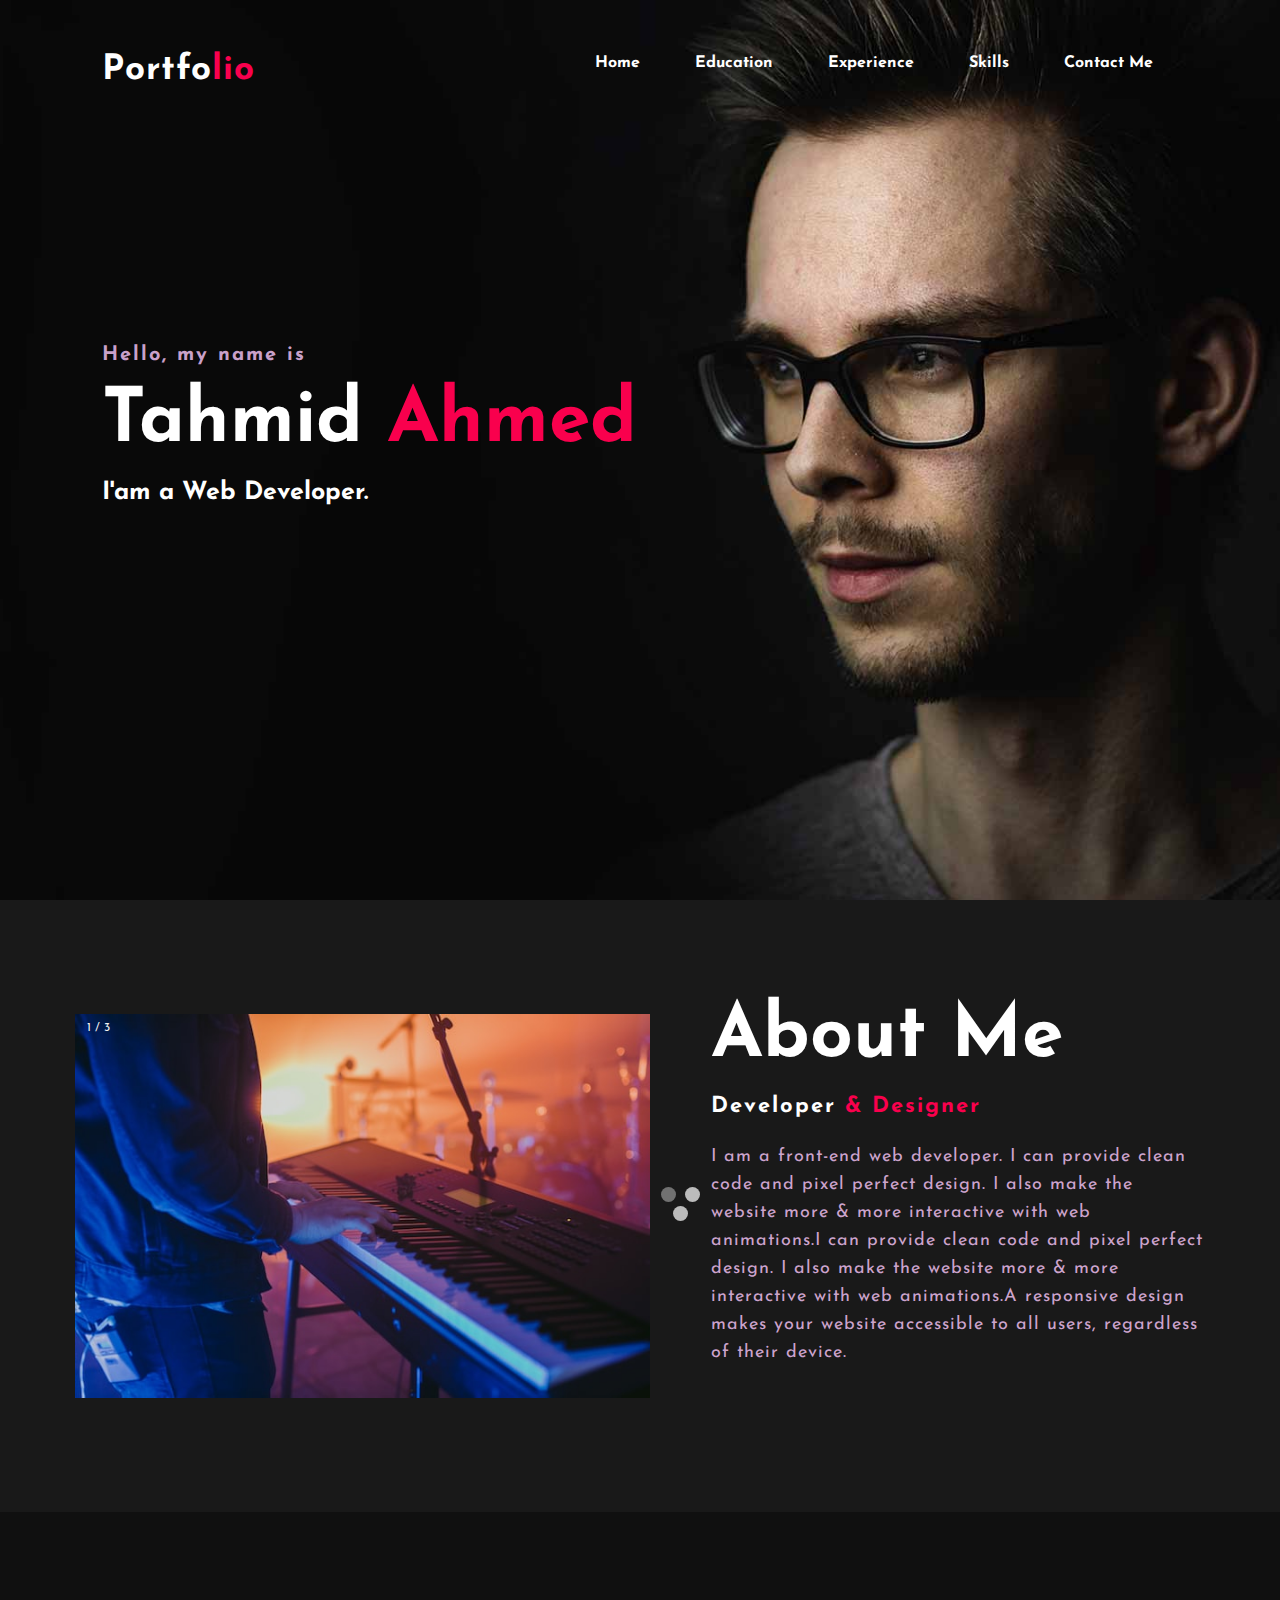
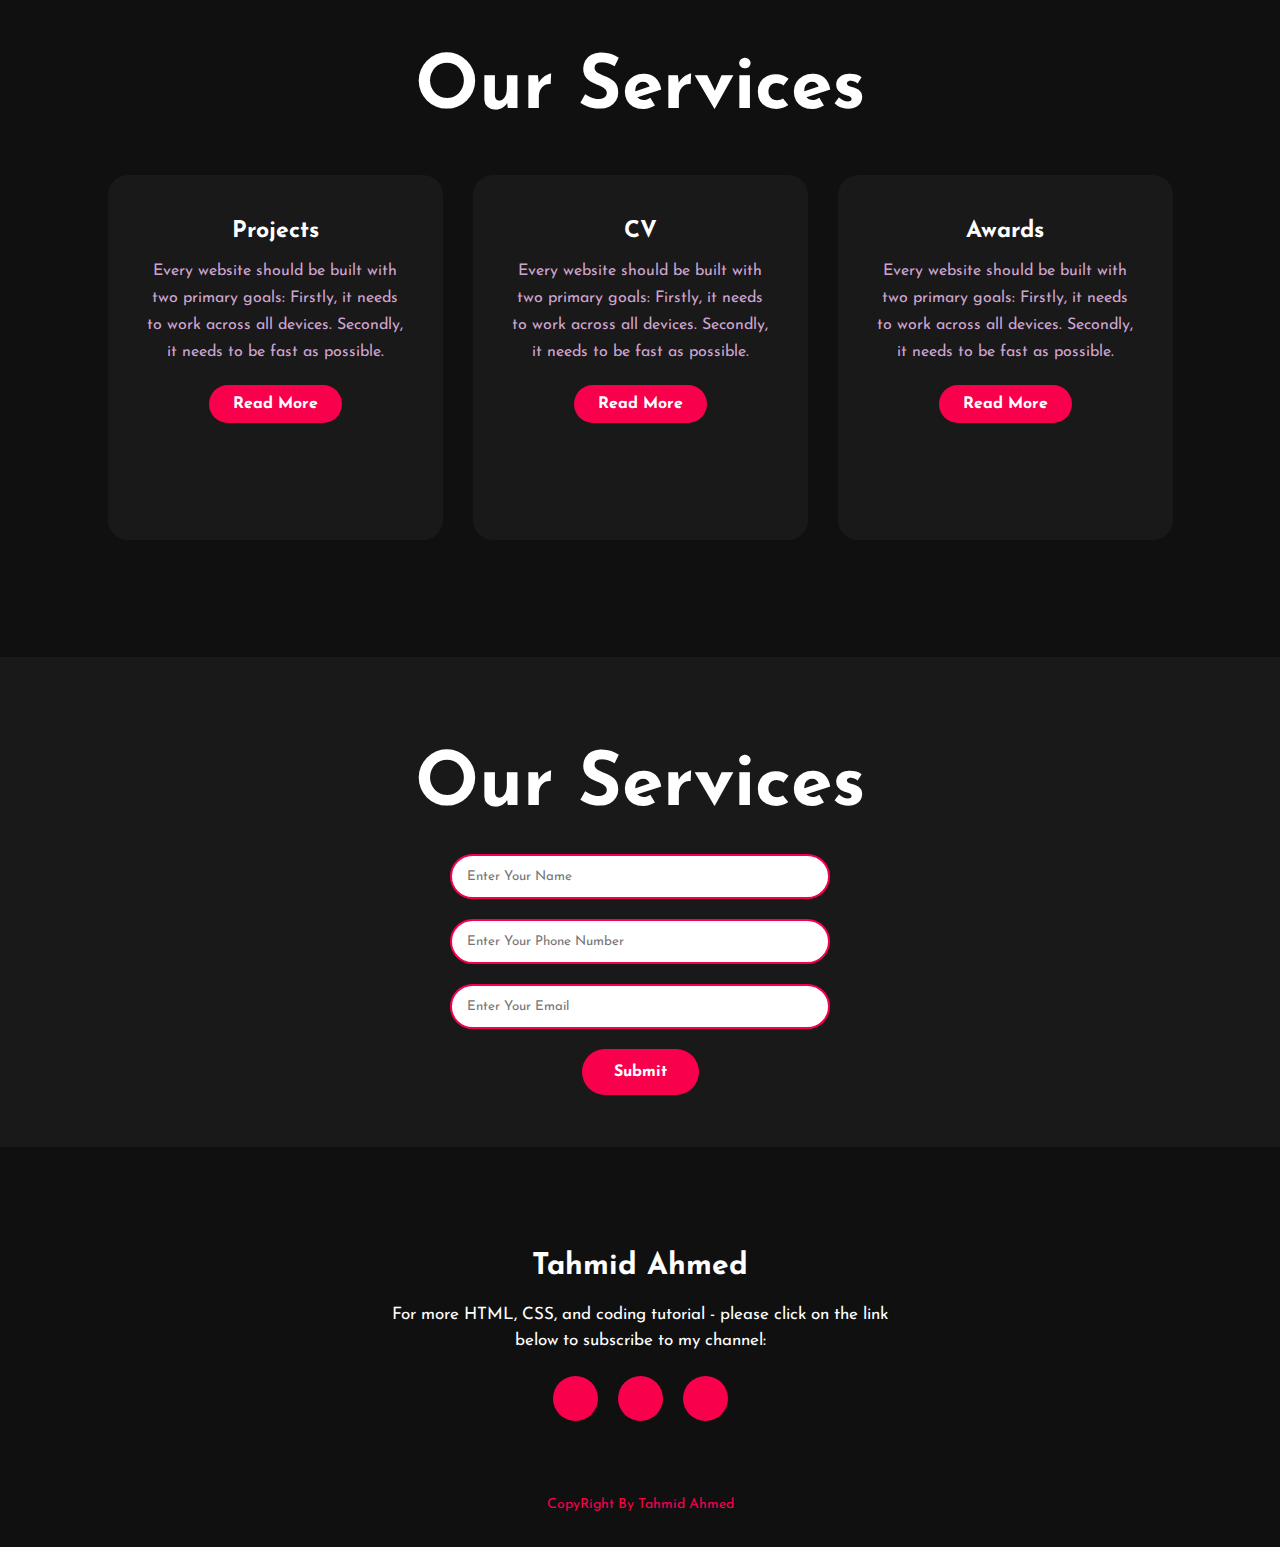
<file: roy/index.html>
<!DOCTYPE html>
<html>
<head>
	<title>Portfolio website</title>
	<link rel="stylesheet" type="text/css" href="css/style.css">

	<link rel="preconnect" href="https://fonts.gstatic.com">
  <link href="https://fonts.googleapis.com/css2?family=Josefin+Sans:ital,wght@0,100;0,200;0,300;0,400;0,500;0,600;0,700;1,100;1,200;1,300;1,400;1,500;1,600;1,700&display=swap" rel="stylesheet">

  <link rel="stylesheet" href="https://cdnjs.cloudflare.com/ajax/libs/font-awesome/5.15.3/css/all.min.css" integrity="sha512-iBBXm8fW90+nuLcSKlbmrPcLa0OT92xO1BIsZ+ywDWZCvqsWgccV3gFoRBv0z+8dLJgyAHIhR35VZc2oM/gI1w==" crossorigin="anonymous" referrerpolicy="no-referrer" />

</head>
<body>
	<!----hero Section start---->

	<div class="hero">
		<nav>
			<h2 class="logo">Portfo<span>lio</span></h2>
			<ul class="lll">
				<li><a href="index.html">Home</a></li>
				<li><a href="edu.html">Education</a></li>
				<li><a href="exp.html">Experience</a></li>
				<li><a href="skill.html">Skills</a></li>
				<li><a href="#niche">Contact me</a></li>
			</ul>
			
		</nav>

		<div class="content">
			<h4>Hello, my name is</h4>
			<h1>Tahmid <span>Ahmed</span></h1>
			<h3>I'am a Web Developer.</h3>
			<!-- <div class="newslatter">
				<form>
					<input type="email" name="email" id="mail" placeholder="Enter Your Email">
					<input type="submit" name="submit" value="Lets Start">
				</form>
			</div> -->
		</div>
	</div>

	<!----About section start---->
	<section class="about">
		<div class="main">

			<div class="slideshow-container">

				<div class="mySlides fade">
				  <div class="numbertext">1 / 3</div>
				  <img src="img/im.jpg" style="width:100%">
				  <!-- <div class="text">Caption Text</div> -->
				</div>
				
				<div class="mySlides fade">
				  <div class="numbertext">2 / 3</div>
				  <img src="img/im2.jpg" style="width:100%">
				  <!-- <div class="text">Caption Two</div> -->
				</div>
				
				<div class="mySlides fade">
				  <div class="numbertext">3 / 3</div>
				  <img src="img/im3.jpg" style="width:100%">
				  <!-- <div class="text">Caption Three</div> -->
				</div>
				
				</div>
				<br>
				
				<div style="text-align:center">
				  <span class="dot"></span> 
				  <span class="dot"></span> 
				  <span class="dot"></span> 
				</div>


			<!-- <img src="img/main-img.png"> -->
			<div class="about-text">
				<h2>About Me</h2>
				<h5>Developer <span>& Designer</span></h5>
				<p>I am a front-end web developer. I can provide clean code and pixel perfect design. I also make the website more & more interactive with web animations.I can provide clean code and pixel perfect design. I also make the website more & more interactive with web animations.A responsive design makes your website accessible to all users, regardless of their device.</p>
				</div>
		</div>
	</section>

	<!-----service section start----------->
	<div class="service">
		<div class="title">
			<h2>Our Services</h2>
		</div>

		<div class="box">
			<div class="card">
				<i class="fas fa-bars"></a></i>
				<h5>Projects</h5>
				<div class="pra">
					<p>Every website should be built with two primary goals: Firstly, it needs to work across all devices. Secondly, it needs to be fast as possible.</p>

					<p style="text-align: center;">
						<a class="button" href="pro.html">Read More</a>
					</p>
				</div>
			</div>

			<div class="card">
				<i class="far fa-user"></i>
				<h5>CV</h5>
				<div class="pra">
					<p>Every website should be built with two primary goals: Firstly, it needs to work across all devices. Secondly, it needs to be fast as possible.</p>

					<p style="text-align: center;">
						<a class="button" href="cv.html">Read More</a>
					</p>
				</div>
			</div>

			<div class="card">
				<i class="far fa-bell"></i>
				<h5>Awards</h5>
				<div class="pra">
					<p>Every website should be built with two primary goals: Firstly, it needs to work across all devices. Secondly, it needs to be fast as possible.</p>

					<p style="text-align: center;">
						<a class="button" href="awards.html">Read More</a>
					</p>
				</div>
			</div>
		</div>
	</div>

	<!------Contact Me------>
	<div class="contact-me">
		<div class="title">
			<h2>Our Services</h2>
		</div>
		<div class="newslatter">
			<form>
				<input type="text" name="text"  placeholder="Enter Your Name">
				<!-- <input type="submit" name="submit" value=""> -->
			</form>
		</div>

		<div class="newslatter">
			<form>
				<input type="text" name="text" placeholder="Enter Your Phone Number">
				<!-- <input type="submit" name="submit" value=""> -->
			</form>
		</div>

		<div class="newslatter">
			<form>
				<input type="email" name="email" id="mail"  placeholder="Enter Your Email">
				<!-- <input type="submit" name="submit" value=""> -->
			</form>
		</div>

		
			<a class="button-two" href="#">Submit</a>
		
	</div>

	<!------footer start--------->
	<footer id="niche">
		<p>Tahmid Ahmed</p>
		<p>For more HTML, CSS, and coding tutorial - please click on the link below to subscribe to my channel:</p>
		<div class="social">
			<a href="#"><i class="fab fa-facebook-f"></i></a>
			<a href="#"><i class="fab fa-instagram"></i></a>
			<a href="#"><i class="fab fa-dribbble"></i></a>
		</div>
		<p class="end">CopyRight By Tahmid Ahmed</p>
	</footer>

	<script>
		let slideIndex = 0;
		showSlides();
		
		function showSlides() {
		  let i;
		  let slides = document.getElementsByClassName("mySlides");
		  let dots = document.getElementsByClassName("dot");
		  for (i = 0; i < slides.length; i++) {
			slides[i].style.display = "none";  
		  }
		  slideIndex++;
		  if (slideIndex > slides.length) {slideIndex = 1}    
		  for (i = 0; i < dots.length; i++) {
			dots[i].className = dots[i].className.replace(" active", "");
		  }
		  slides[slideIndex-1].style.display = "block";  
		  dots[slideIndex-1].className += " active";
		  setTimeout(showSlides, 2000); // Change image every 2 seconds
		}
		</script>
</body>
</html>
</file>
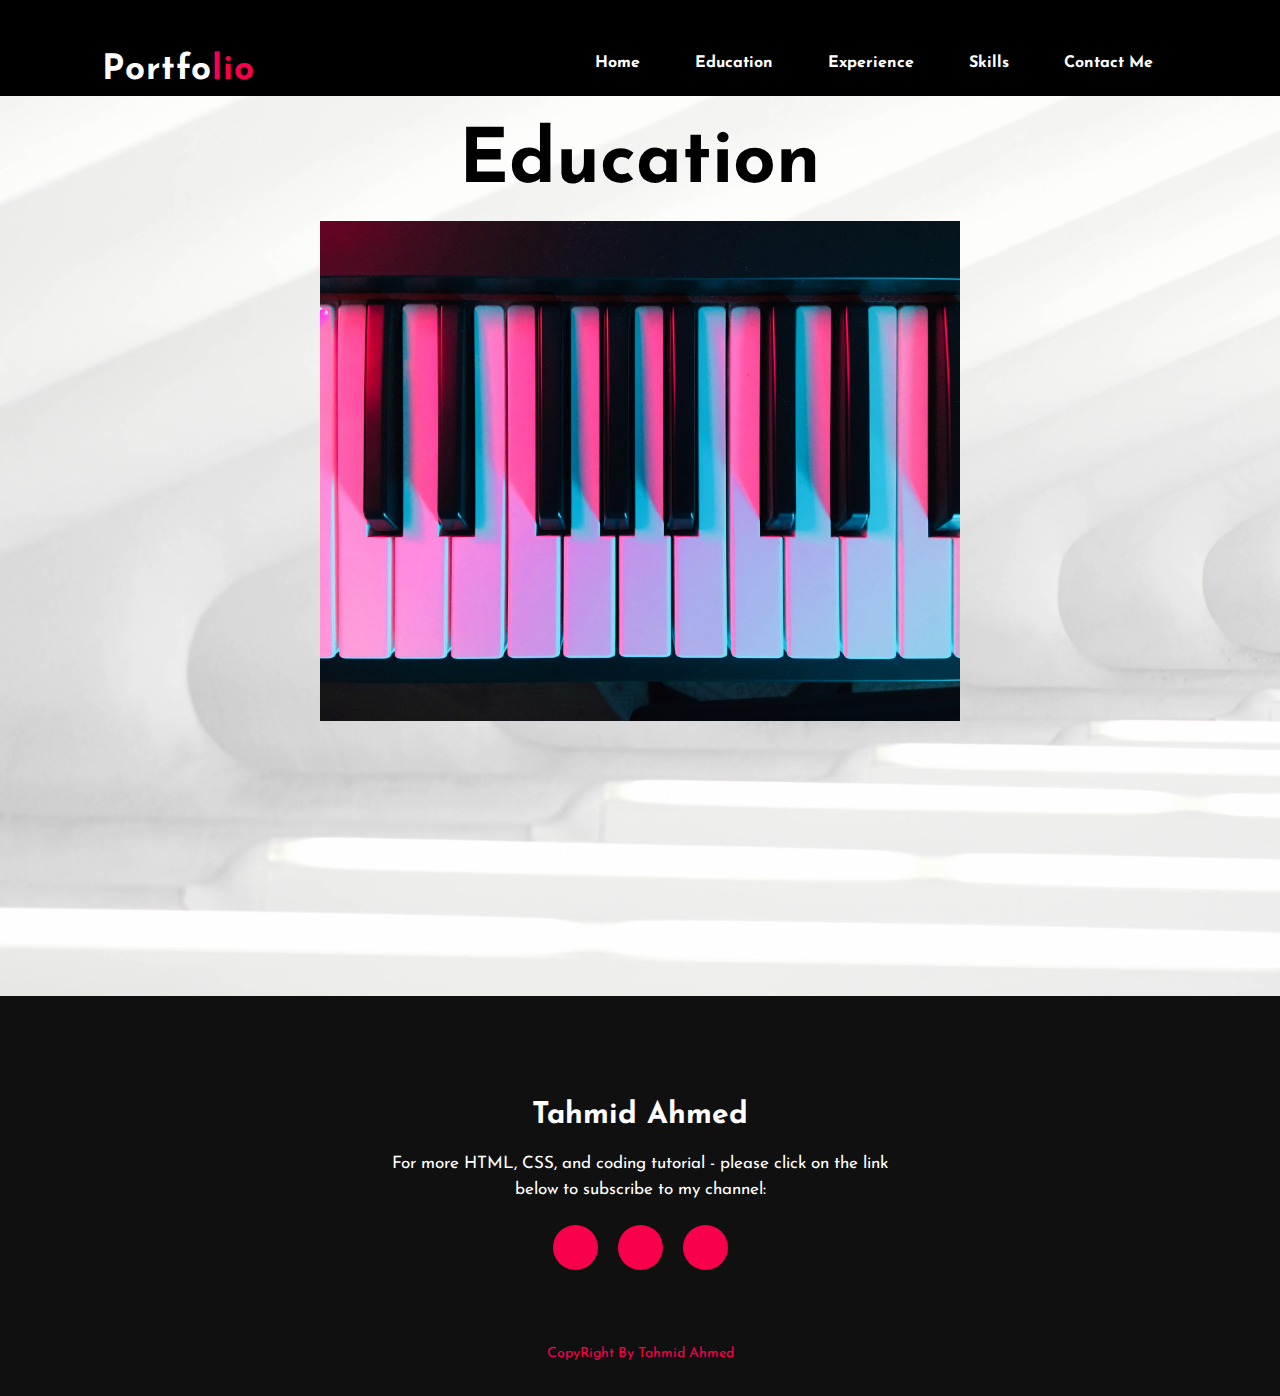
<file: roy/awards.html>
<!DOCTYPE html>
<html>
<head>
	<title>Portfolio website</title>
	<link rel="stylesheet" type="text/css" href="css/style.css">

	<link rel="preconnect" href="https://fonts.gstatic.com">
  <link href="https://fonts.googleapis.com/css2?family=Josefin+Sans:ital,wght@0,100;0,200;0,300;0,400;0,500;0,600;0,700;1,100;1,200;1,300;1,400;1,500;1,600;1,700&display=swap" rel="stylesheet">

  <link rel="stylesheet" href="https://cdnjs.cloudflare.com/ajax/libs/font-awesome/5.15.3/css/all.min.css" integrity="sha512-iBBXm8fW90+nuLcSKlbmrPcLa0OT92xO1BIsZ+ywDWZCvqsWgccV3gFoRBv0z+8dLJgyAHIhR35VZc2oM/gI1w==" crossorigin="anonymous" referrerpolicy="no-referrer" />

</head>
<body>
	<!----hero Section start---->

	<div class="ppp">
		<nav>
			<h2 class="logo">Portfo<span>lio</span></h2>
			<ul class="lll">
				<li><a href="index.html">Home</a></li>
				<li><a href="edu.html">Education</a></li>
				<li><a href="exp.html">Experience</a></li>
				<li><a href="skill.html">Skills</a></li>
				<li><a href="#niche">Contact me</a></li>
			</ul>
			
		</nav>

        <div class="hjh">
            <h1 class="jjj">Education</h1>
            <img src="img/tt.jpg" alt="" class="center">
        </div>

        <footer id="niche">
            <p>Tahmid Ahmed</p>
            <p>For more HTML, CSS, and coding tutorial - please click on the link below to subscribe to my channel:</p>
            <div class="social">
                <a href="#"><i class="fab fa-facebook-f"></i></a>
                <a href="#"><i class="fab fa-instagram"></i></a>
                <a href="#"><i class="fab fa-dribbble"></i></a>
            </div>
            <p class="end">CopyRight By Tahmid Ahmed</p>
        </footer>
    </body>
    </html>
</file>
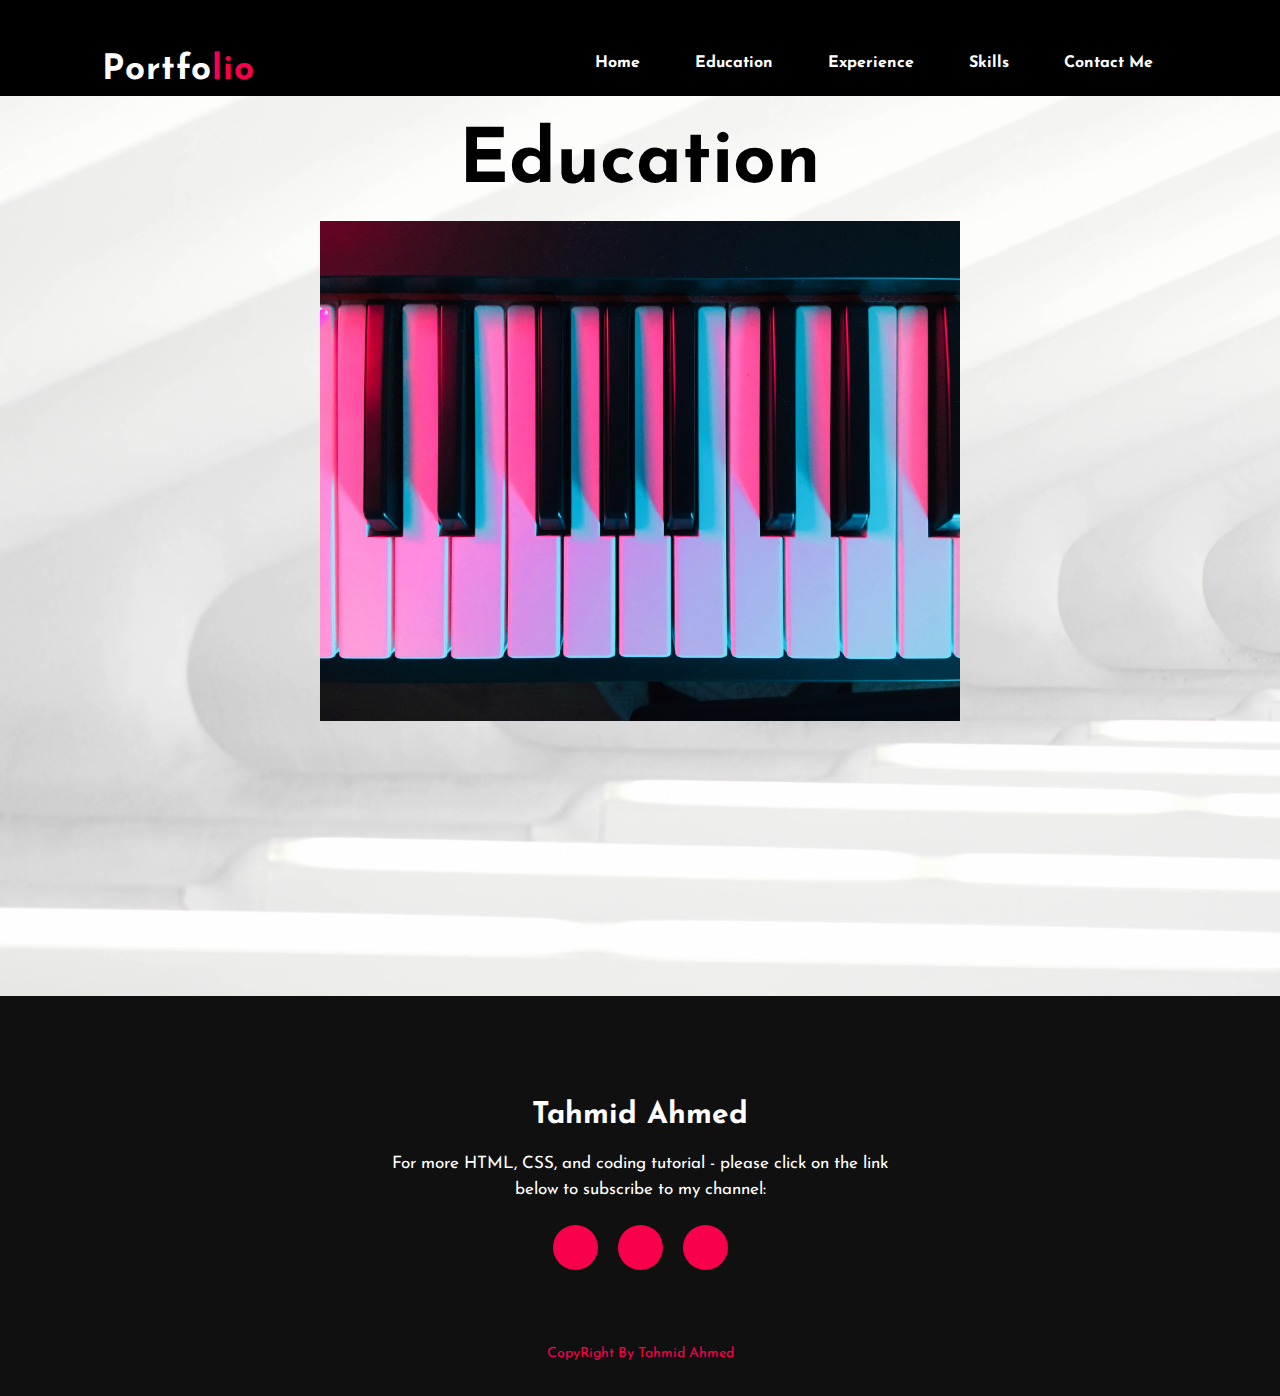
<file: roy/exp.html>
<!DOCTYPE html>
<html>
<head>
	<title>Portfolio website</title>
	<link rel="stylesheet" type="text/css" href="css/style.css">

	<link rel="preconnect" href="https://fonts.gstatic.com">
  <link href="https://fonts.googleapis.com/css2?family=Josefin+Sans:ital,wght@0,100;0,200;0,300;0,400;0,500;0,600;0,700;1,100;1,200;1,300;1,400;1,500;1,600;1,700&display=swap" rel="stylesheet">

  <link rel="stylesheet" href="https://cdnjs.cloudflare.com/ajax/libs/font-awesome/5.15.3/css/all.min.css" integrity="sha512-iBBXm8fW90+nuLcSKlbmrPcLa0OT92xO1BIsZ+ywDWZCvqsWgccV3gFoRBv0z+8dLJgyAHIhR35VZc2oM/gI1w==" crossorigin="anonymous" referrerpolicy="no-referrer" />

</head>
<body>
	<!----hero Section start---->

	<div class="ppp">
		<nav>
			<h2 class="logo">Portfo<span>lio</span></h2>
			<ul class="lll">
				<li><a href="index.html">Home</a></li>
				<li><a href="edu.html">Education</a></li>
				<li><a href="exp.html">Experience</a></li>
				<li><a href="skill.html">Skills</a></li>
				<li><a href="#niche">Contact me</a></li>
			</ul>
			
		</nav>

        <div class="hjh">
            <h1 class="jjj">Education</h1>
            <img src="img/tt.jpg" alt="" class="center">
        </div>

        <footer id="niche"> 
            <p>Tahmid Ahmed</p>
            <p>For more HTML, CSS, and coding tutorial - please click on the link below to subscribe to my channel:</p>
            <div class="social">
                <a href="#"><i class="fab fa-facebook-f"></i></a>
                <a href="#"><i class="fab fa-instagram"></i></a>
                <a href="#"><i class="fab fa-dribbble"></i></a>
            </div>
            <p class="end">CopyRight By Tahmid Ahmed</p>
        </footer>
    </body>
    </html>
</file>
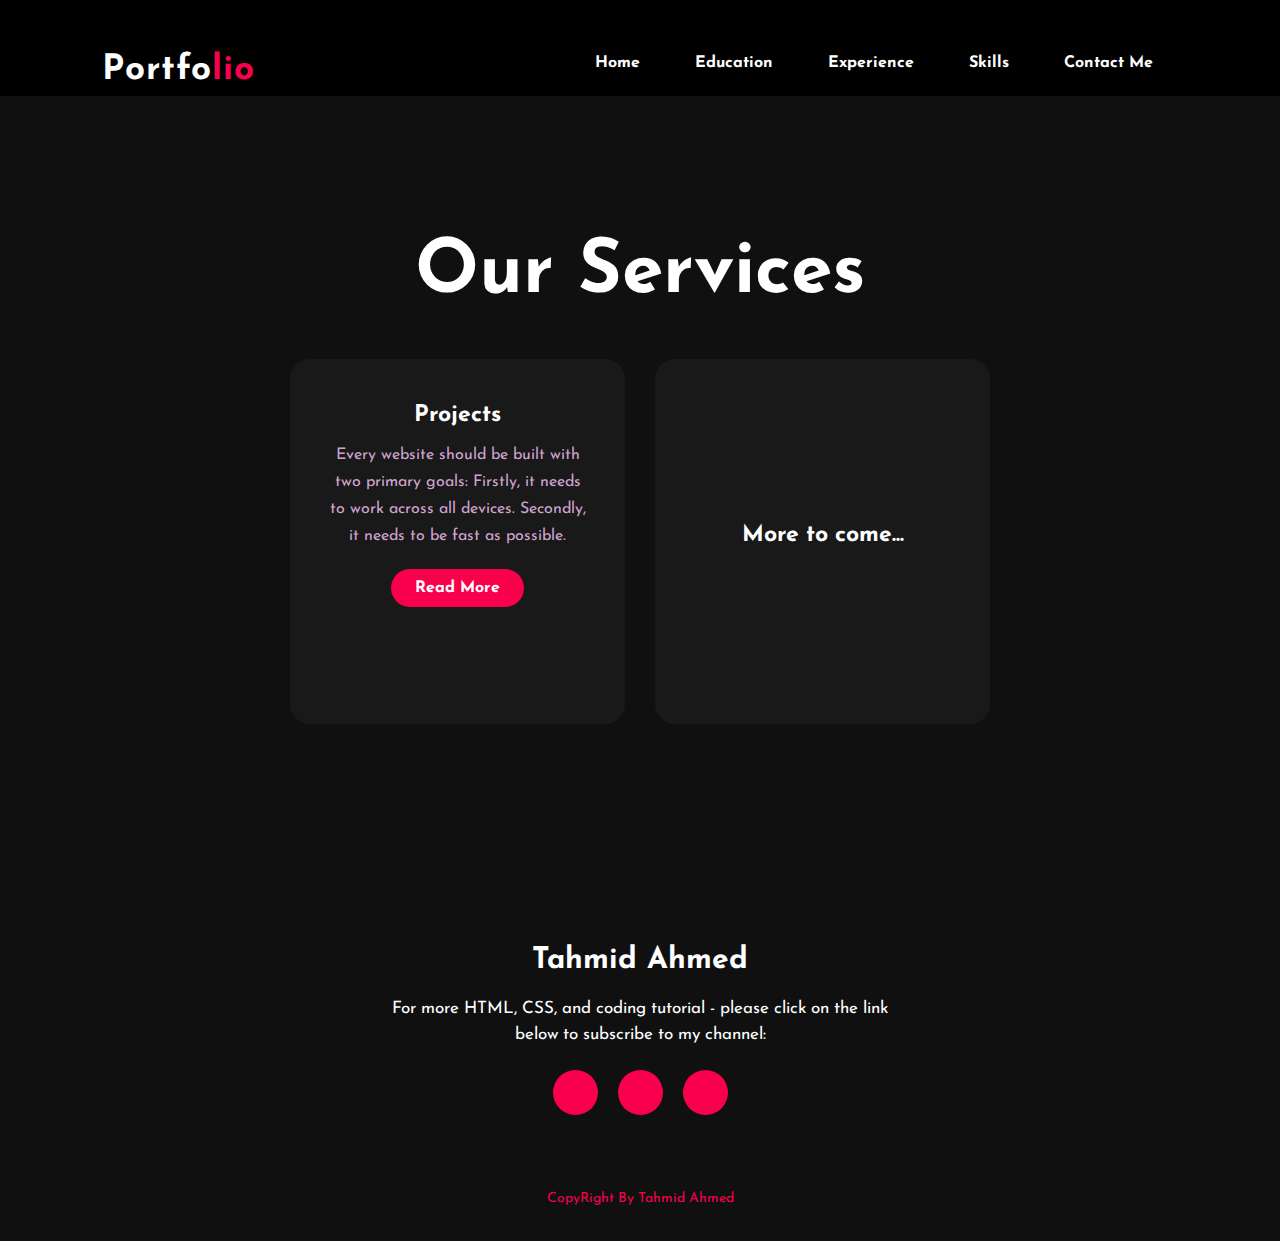
<file: roy/pro.html>
<!DOCTYPE html>
<html>
<head>
	<title>Portfolio website</title>
	<link rel="stylesheet" type="text/css" href="css/style.css">

	<link rel="preconnect" href="https://fonts.gstatic.com">
  <link href="https://fonts.googleapis.com/css2?family=Josefin+Sans:ital,wght@0,100;0,200;0,300;0,400;0,500;0,600;0,700;1,100;1,200;1,300;1,400;1,500;1,600;1,700&display=swap" rel="stylesheet">

  <link rel="stylesheet" href="https://cdnjs.cloudflare.com/ajax/libs/font-awesome/5.15.3/css/all.min.css" integrity="sha512-iBBXm8fW90+nuLcSKlbmrPcLa0OT92xO1BIsZ+ywDWZCvqsWgccV3gFoRBv0z+8dLJgyAHIhR35VZc2oM/gI1w==" crossorigin="anonymous" referrerpolicy="no-referrer" />

</head>
<body>
	<!----hero Section start---->

	<div class="ppp">
		<nav>
			<h2 class="logo">Portfo<span>lio</span></h2>
			<ul class="lll">
				<li><a href="index.html">Home</a></li>
				<li><a href="edu.html">Education</a></li>
				<li><a href="exp.html">Experience</a></li>
				<li><a href="skill.html">Skills</a></li>
				<li><a href="#niche">Contact me</a></li>
			</ul>
			
		</nav>

        <div class="service">
            <div class="title">
                <h2>Our Services</h2>
            </div>
    
            <div class="box">
                <div class="card">
                    <i class="fas fa-bars"></a></i>
                    <h5>Projects</h5>
                    <div class="pra">
                        <p>Every website should be built with two primary goals: Firstly, it needs to work across all devices. Secondly, it needs to be fast as possible.</p>
    
                        <p style="text-align: center;">
                            <a class="button" href="#">Read More</a>
                        </p>
                    </div>
                </div>
    
                <div class="card">
                    <!-- <i class="far fa-user"></i> -->
                    <h5 style="text-align: center; padding-top: 55%;">More to come...</h5>
                    <!-- <div class="pra">
                        <p>Every website should be built with two primary goals: Firstly, it needs to work across all devices. Secondly, it needs to be fast as possible.</p>
    
                        <p style="text-align: center;">
                            <a class="button" href="cv.html">Read More</a>
                        </p>
                    </div> -->
                </div>
    
               

            </div>
        </div>

        <footer id="niche">
            <p>Tahmid Ahmed</p>
            <p>For more HTML, CSS, and coding tutorial - please click on the link below to subscribe to my channel:</p>
            <div class="social">
                <a href="#"><i class="fab fa-facebook-f"></i></a>
                <a href="#"><i class="fab fa-instagram"></i></a>
                <a href="#"><i class="fab fa-dribbble"></i></a>
            </div>
            <p class="end">CopyRight By Tahmid Ahmed</p>
        </footer>
    </body>
    </html>
</file>
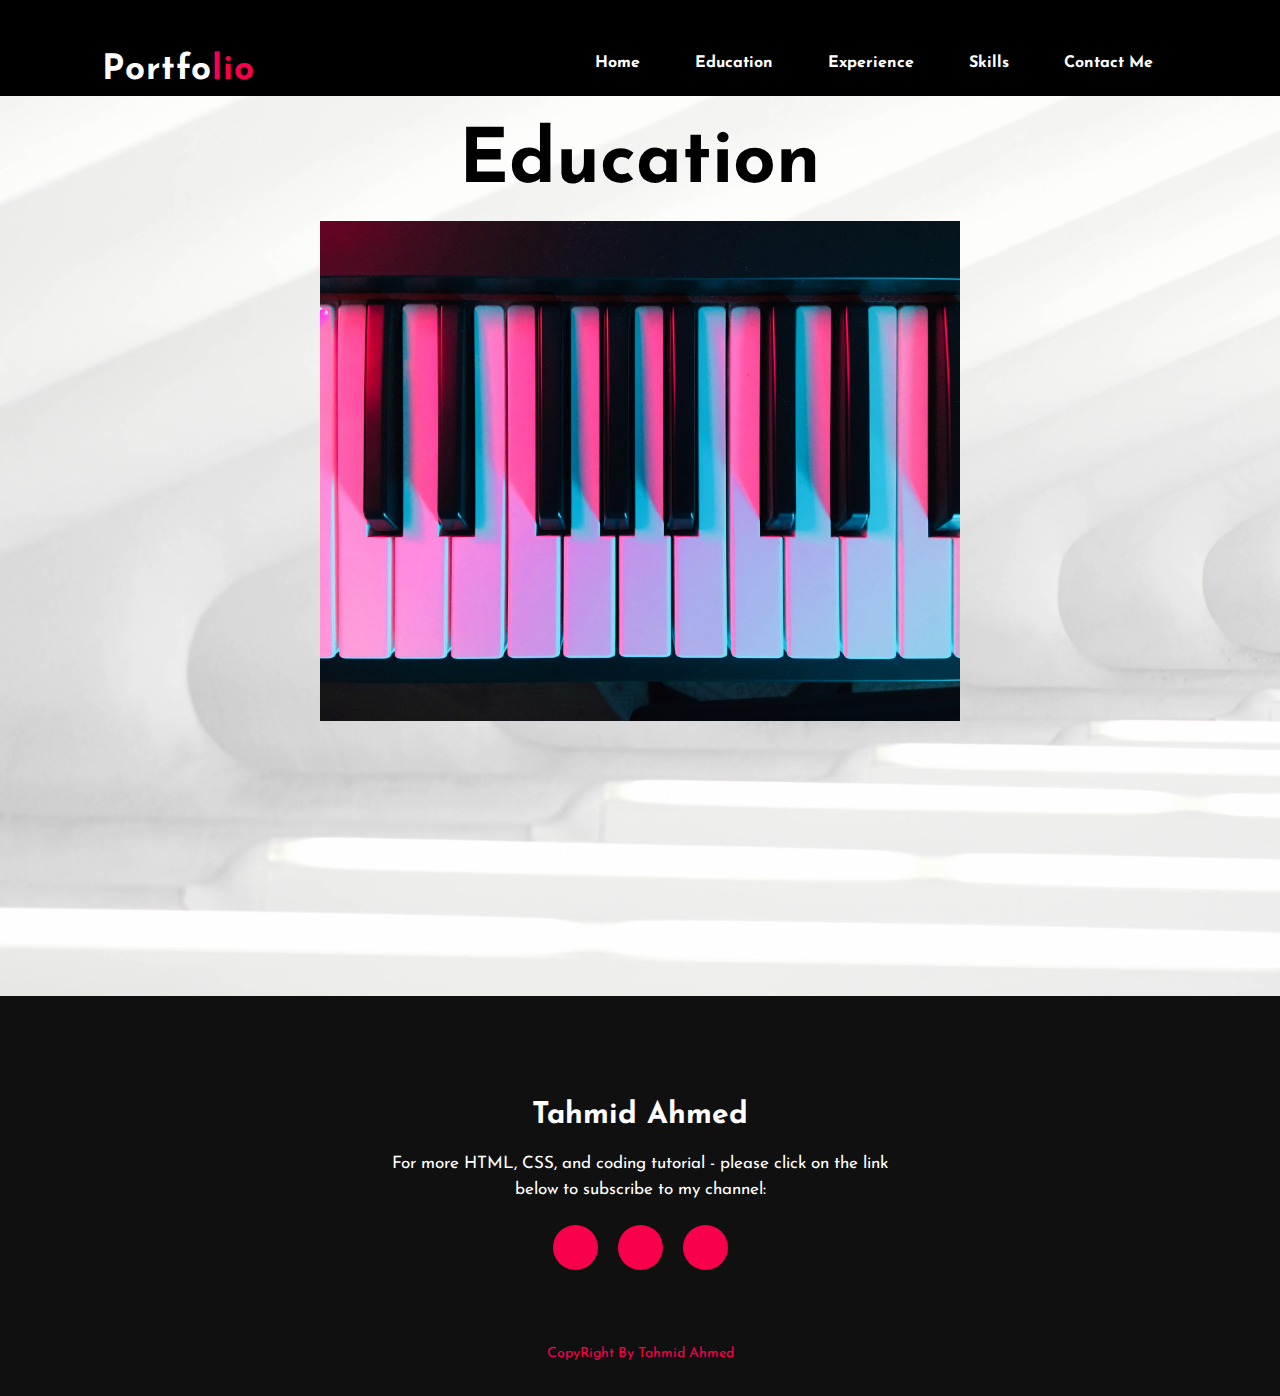
<file: roy/skill.html>
<!DOCTYPE html>
<html>
<head>
	<title>Portfolio website</title>
	<link rel="stylesheet" type="text/css" href="css/style.css">

	<link rel="preconnect" href="https://fonts.gstatic.com">
  <link href="https://fonts.googleapis.com/css2?family=Josefin+Sans:ital,wght@0,100;0,200;0,300;0,400;0,500;0,600;0,700;1,100;1,200;1,300;1,400;1,500;1,600;1,700&display=swap" rel="stylesheet">

  <link rel="stylesheet" href="https://cdnjs.cloudflare.com/ajax/libs/font-awesome/5.15.3/css/all.min.css" integrity="sha512-iBBXm8fW90+nuLcSKlbmrPcLa0OT92xO1BIsZ+ywDWZCvqsWgccV3gFoRBv0z+8dLJgyAHIhR35VZc2oM/gI1w==" crossorigin="anonymous" referrerpolicy="no-referrer" />

</head>
<body>
	<!----hero Section start---->

	<div class="ppp">
		<nav>
			<h2 class="logo">Portfo<span>lio</span></h2>
			<ul class="lll">
				<li><a href="index.html">Home</a></li>
				<li><a href="edu.html">Education</a></li>
				<li><a href="exp.html">Experience</a></li>
				<li><a href="skill.html">Skills</a></li>
				<li><a href=#niche>Contact me</a></li>
			</ul>
			
		</nav>

        <div class="hjh">
            <h1 class="jjj">Education</h1>
            <img src="img/tt.jpg" alt="" class="center">
        </div>

        <footer id="niche">
            <p>Tahmid Ahmed</p>
            <p>For more HTML, CSS, and coding tutorial - please click on the link below to subscribe to my channel:</p>
            <div class="social">
                <a href="#"><i class="fab fa-facebook-f"></i></a>
                <a href="#"><i class="fab fa-instagram"></i></a>
                <a href="#"><i class="fab fa-dribbble"></i></a>
            </div>
            <p class="end">CopyRight By Tahmid Ahmed</p>
        </footer>
    </body>
    </html>
</file>
<file: roy/css/style.css>
*{
	padding: 0;
	margin: 0;
	font-family: 'Josefin Sans', sans-serif;
	box-sizing: border-box;
}
.hero{
	height: 100vh;
	width: 100%;
	background-image: url(../img/background.jpg);
	background-size: cover;
	background-position: center;
}
nav{
	display: flex;
	align-items: center;
	justify-content: space-between;
	padding-top: 45px;
	padding-left: 8%;
	padding-right: 8%;
}
.logo{
	color: white;
	font-size: 35px;
	letter-spacing: 1px;
	cursor: pointer;
}
span{
	color: #f9004d;
}
nav ul li{
	list-style-type: none;
	display: inline-block;
	padding: 10px  25px;
}
nav ul li a{
	color: white;
	text-decoration: none;
	font-weight: bold;
	text-transform: capitalize;
}
nav ul li a:hover{
	color: #f9004d;
	transition: .4s;
}
.btn{
	background-color:#f9004d;
	color: white;
	text-decoration: none;
	border: 2px solid transparent;
	font-weight: bold;
	padding: 10px 25px;
	border-radius: 30px;
	transition: transform .4s; 
}
.btn:hover{
	transform: scale(1.2);
}
.content{
	position: absolute;
	top: 50%;
	left:8%;
	transform: translateY(-50%);
}
h1{
	color: white;
	margin: 20px 0px 20px;
	font-size: 75px;
}
h3{
	color: white;
	font-size: 25px;
	margin-bottom: 50px;
}
h4{
	color: #fcfc;
	letter-spacing: 2px;
	font-size: 20px;
}
.newslatter form{
	width: 380px;
	max-width: 100%;
	position: relative;
	padding-bottom: 20px;
}
.newslatter form input:first-child{
	display: inline-block;
	width: 100%;
	padding: 14px 130px 14px 15px;
	border: 2px solid #f9004d;
	outline: none;
	border-radius: 30px;
}
/* .newslatter form input:last-child{
	position: absolute;
	display: inline-block;
	outline: none;
	border: none;
	padding: 10px 30px;
	border-radius: 30px;
	background-color:#f9004d;
	color: white;
	box-shadow: 0px 0px 5px #000, 0px 0px 15px #858585;
	top: 6px;
	right: 6px; 
} */

.about{
	width: 100%;
	padding: 100px 0px;
	background-color: #191919;
}
.about img{
	height: auto;
	width: 430px;
}
.about-text{
	width: 550px;
}
.main{
	width: 1130px;
	max-width: 95%;
	margin: 0 auto;
	display: flex;
	align-items: center;
	justify-content: space-around;
}
.about-text h2{
	color: white;
	font-size: 75px;
	text-transform: capitalize;
	margin-bottom: 20px;
}
.about-text h5{
	color: white;
	letter-spacing: 2px;
	font-size: 22px;
	margin-bottom: 25px;
	text-transform: capitalize;
}
.about-text p{
	color: #fcfc;
	letter-spacing: 1px;
	line-height: 28px;
	font-size: 18px;
	margin-bottom: 45px;
}
button{
	background-color:#f9004d;
	color: white;
	text-decoration: none;
	border: 2px solid transparent;
	font-weight: bold;
	padding: 13px 30px;
	border-radius: 30px;
	transition: .4s; 
}
button:hover{
	background-color: transparent;
	border: 2px solid #f9004d;
	cursor: pointer;
}

.service{
	background: #101010;
	width: 100%;
	padding: 100px 0px;
}
.title h2{
	color: white;
	font-size: 75px;
	width: 1130px;
	margin: 30px auto;
	text-align: center;
	padding-top: 10px;
}
.box{
	display: flex;
	justify-content: center;
	align-items: center;
	min-height: 400px;
}
.card{
	height: 365px;
	width: 335px;
	padding: 20px 35px;
	background: #191919;
	border-radius: 20px;
	margin: 15px;
	position: relative;
	overflow: hidden;
	text-align: center;
}
.card i{
	font-size: 50px;
	display: block;
	text-align: center;
	margin: 25px 0px;
	color: #f9004d;

}
h5{
	color: white;
	font-size: 23px;
	margin-bottom: 15px;
}
.pra p{
	color: #fcfc;
	font-size: 16px;
	line-height: 27px;
	margin-bottom: 25px;
}
.card .button{
	background-color:#f9004d;
	color: white;
	text-decoration: none;
	border: 2px solid transparent;
	font-weight: bold;
	padding: 9px 22px;
	border-radius: 30px;
	transition: .4s; 
}
.card .button:hover{
	background-color: transparent;
	border: 2px solid #f9004d;
	cursor: pointer;
}










.contact-me{
	width: 100%;
	height: 490px;
	background: #191919;
	display: flex;
	align-items: center;
	flex-direction: column;
	justify-content: center;
}
.contact-me p{
	color: white;
	font-size: 30px;
	font-weight: bold;
	margin-bottom: 25px;
}
.contact-me .button-two{
	background-color:#f9004d;
	color: white;
	text-decoration: none;
	border: 2px solid transparent;
	font-weight: bold;
	padding: 13px 30px;
	border-radius: 30px;
	transition: .4s; 
}
.contact-me .button-two:hover{
	background-color: transparent;
	border: 2px solid #f9004d;
	cursor: pointer;
}
footer{
	position: relative;
	width: 100%;
	height: 400px;
	background: #101010;
	display: flex;
	flex-direction: column;
	align-items: center;
	justify-content: center;
}
footer p:nth-child(1){
	font-size: 30px;
	color: white;
	margin-bottom: 20px;
	font-weight: bold;
}
footer p:nth-child(2){
	color: white;
	font-size: 17px;
	width: 500px;
	text-align: center;
	line-height: 26px;
}
.social{
	display: flex;
}
.social a{
	width: 45px;
	height: 45px;
	display: flex;
	align-items: center;
	justify-content: center;
	background:  #f9004d;
	border-radius: 50%;
	margin: 22px 10px;
	color: white;
	text-decoration: none;
	font-size: 20px;
}
.social a:hover{
	transform: scale(1.3);
	transition: .3s;
}
.end{
	position: absolute;
	color:#f9004d;
	bottom: 35px;
	font-size: 14px; 
}



/* //////////////////////// education //////////////////////////// */
.hjh{
	height: 100vh;
	width: 100%;
	background-image: url(../img/jjj.jpg);
	background-size: cover;
	background-position: center;
	
}
.hjh h1{
	color: #000;
}
.hjh img{
	height: 500px;
	/* width: 500px; */
	/* position: ; */
	/* padding: ; */
	display: block;
	margin-left: auto;
	margin-right: auto;
	width: 50%;
}

.jjj {
	text-align: center;
	margin-top: 0px;
	padding-top: 30px;
}

.ppp{
	background-color: black;
	padding-bottom: px;
}
.lll{
	padding-bottom: 15px;
}
.card:hover{
	transform: scale(1.1);
	transition: .3s;
}














.mySlides {display: none;}
img {vertical-align: middle;}

/* Slideshow container */
.slideshow-container {
  max-width: 1000px;
  position: relative;
  margin: auto;
}

/* Caption text */
.text {
  color: #f2f2f2;
  font-size: 15px;
  padding: 8px 12px;
  position: absolute;
  bottom: 8px;
  width: 100%;
  text-align: center;
}

/* Number text (1/3 etc) */
.numbertext {
  color: #f2f2f2;
  font-size: 12px;
  padding: 8px 12px;
  position: absolute;
  top: 0;
}

/* The dots/bullets/indicators */
.dot {
  height: 15px;
  width: 15px;
  margin: 0 2px;
  background-color: #bbb;
  border-radius: 50%;
  display: inline-block;
  transition: background-color 0.6s ease;
}

.active {
  background-color: #717171;
}

/* Fading animation */
.fade {
  animation-name: fade;
  animation-duration: 1.5s;
}

@keyframes fade {
  from {opacity: .4} 
  to {opacity: 1}
}

/* On smaller screens, decrease text size */
@media only screen and (max-width: 300px) {
  .text {font-size: 11px}
}
</file>
